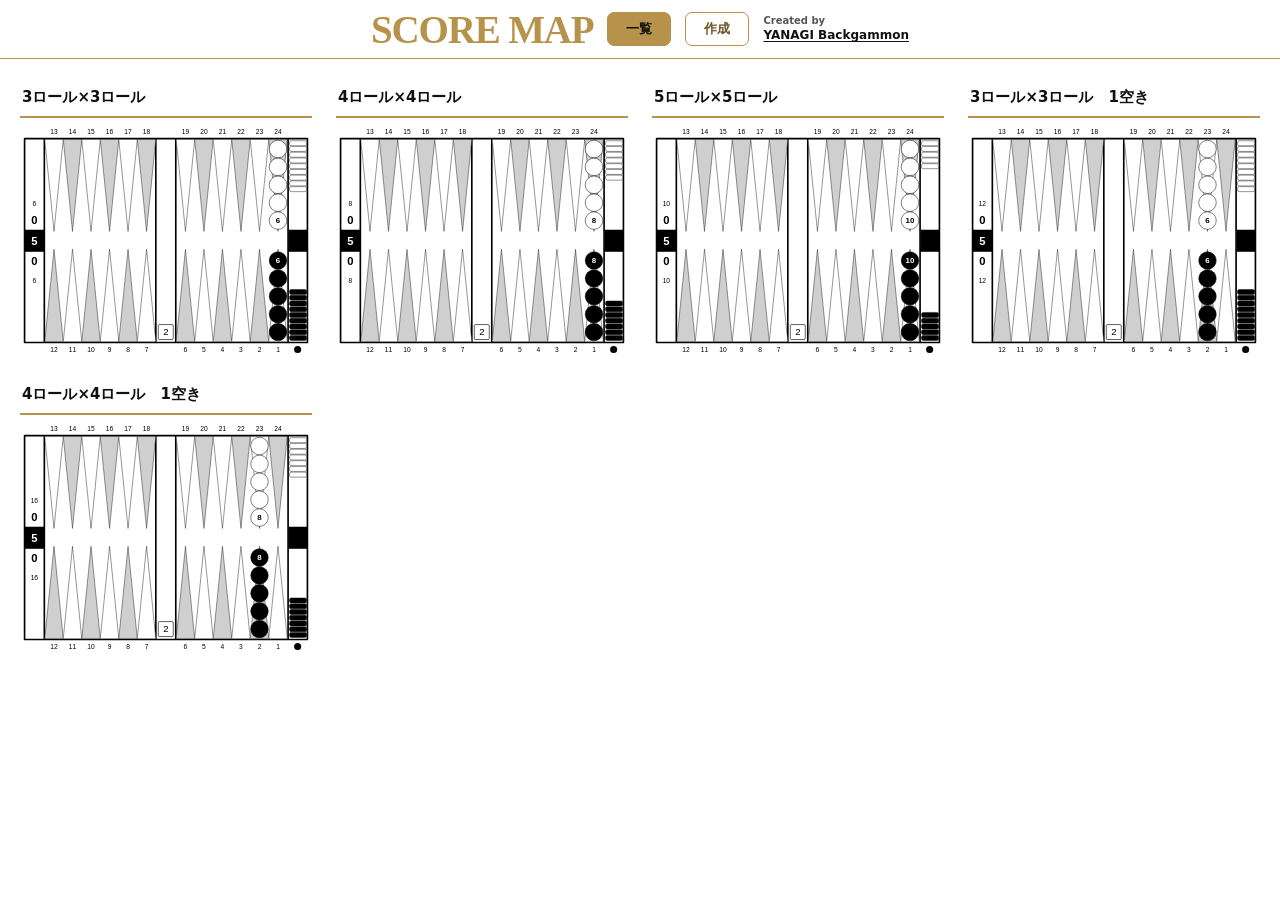
<file: index.html>
<!doctype html>
<html lang="ja">
<head>
  <meta charset="utf-8">
  <meta name="viewport" content="width=device-width,initial-scale=1,viewport-fit=cover">
  <meta name="theme-color" content="#ffffff">
  <title>Score Map | YANAGI Backgammon</title>
  <link rel="stylesheet" href="styles.css?v=30">
</head>
<body>
  <header class="page-header">
    <div class="header-inner">
      <div class="title-group">
        <h1>SCORE MAP</h1>
        <a class="page-switch is-active" href="index.html" aria-current="page">一覧</a>
        <a class="page-switch" href="import.html">作成</a>
        <div class="creator">
          <span>Created by</span>
          <a href="https://yanagibackgammon.github.io/" target="_blank" rel="noopener noreferrer">YANAGI Backgammon</a>
        </div>
      </div>
    </div>
  </header>

  <main class="list-main">
    <div id="position-list" class="position-list" aria-live="polite"></div>
    <p id="position-list-status" class="position-list-status">読み込み中...</p>
  </main>

  <script src="board.js?v=31"></script>
  <script src="list.js?v=29"></script>
</body>
</html>
</file>
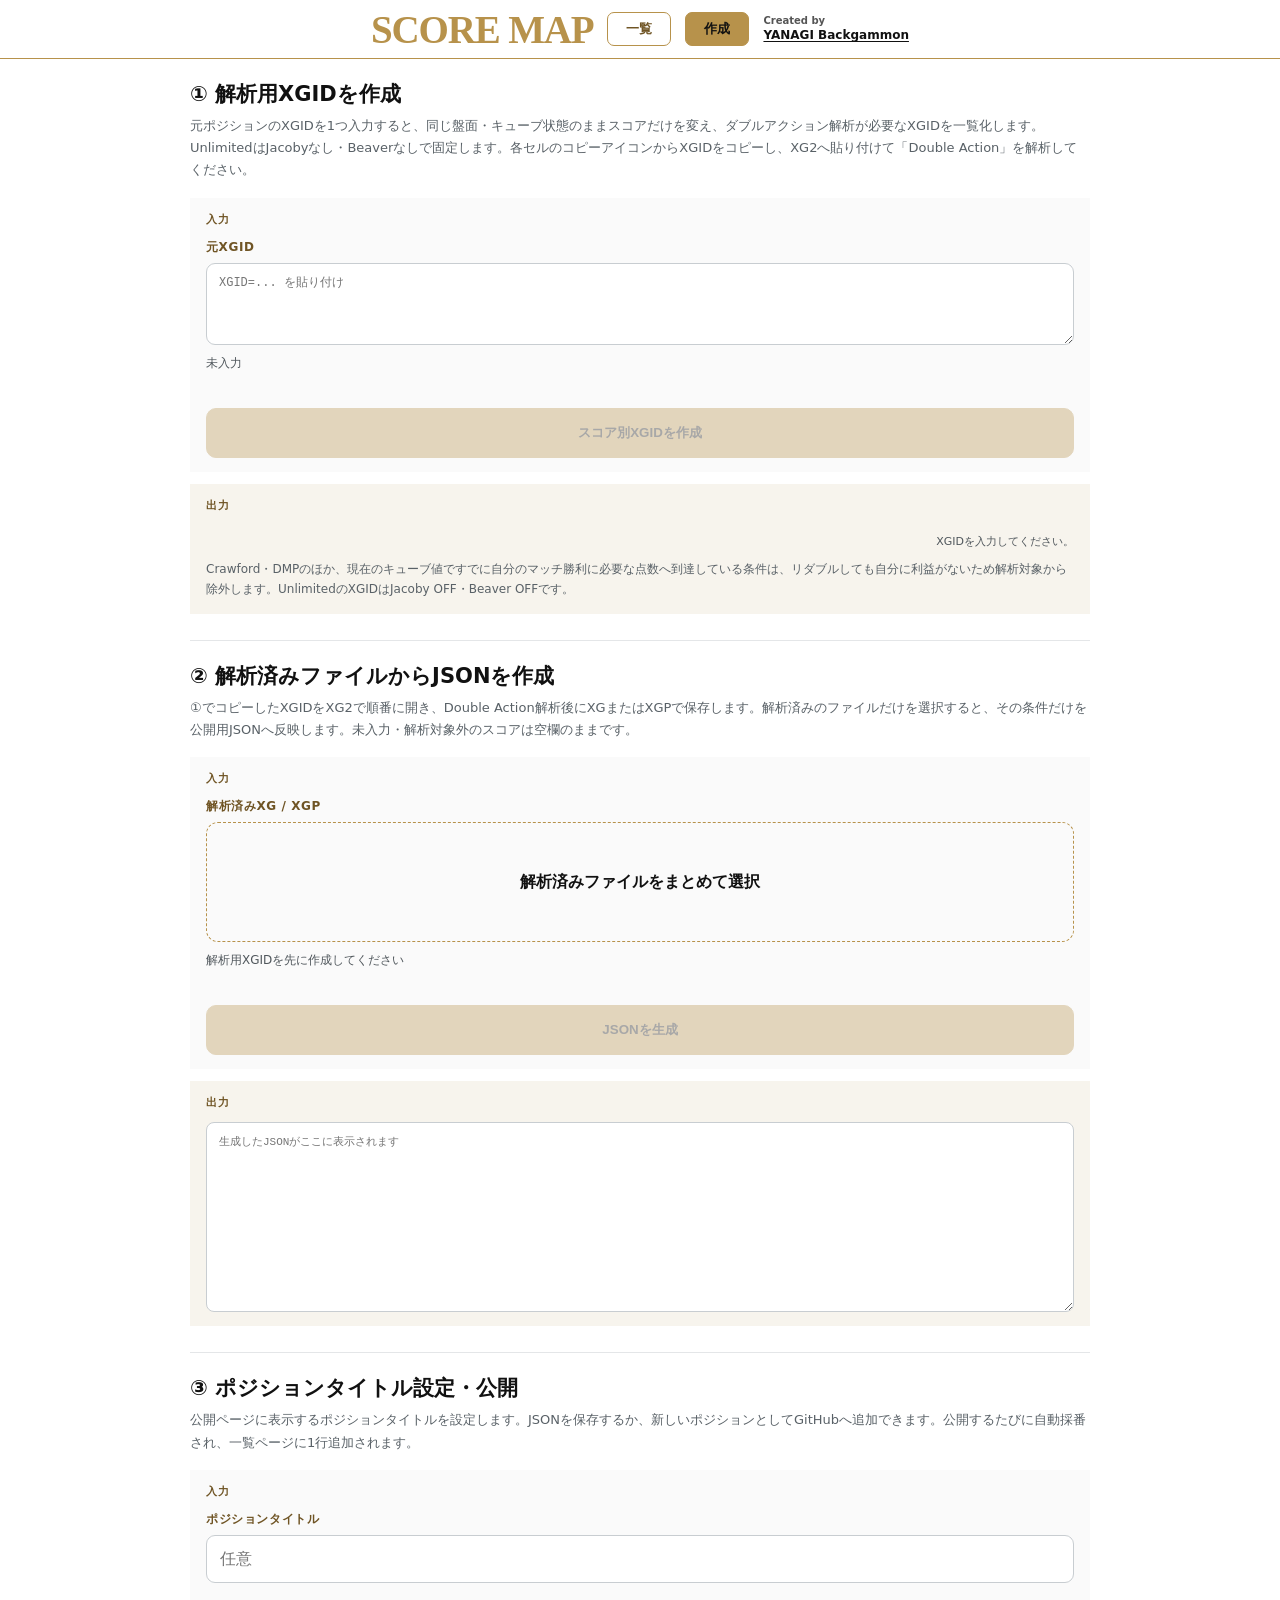
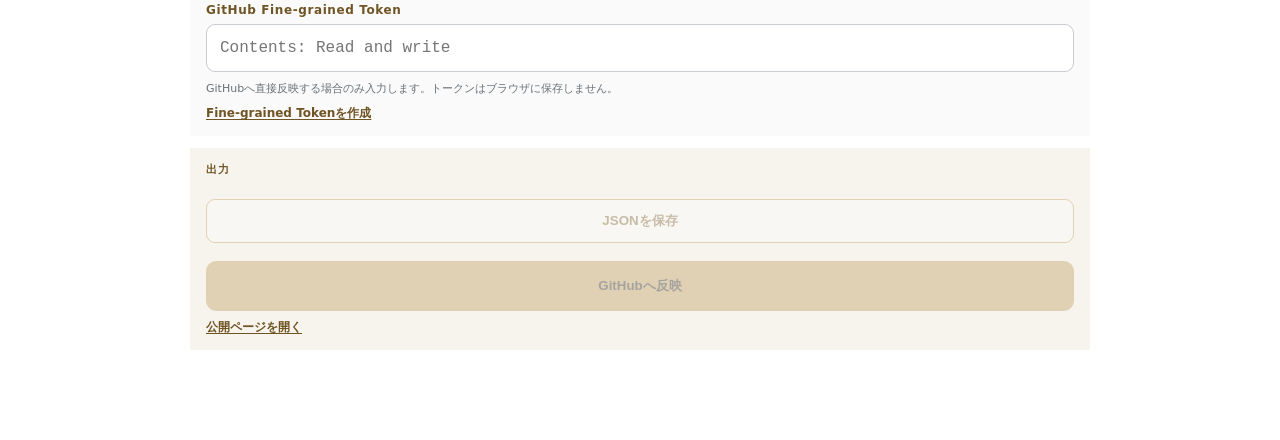
<file: import.html>
<!doctype html>
<html lang="ja">
<head>
  <meta charset="utf-8">
  <meta name="viewport" content="width=device-width,initial-scale=1,viewport-fit=cover">
  <meta name="theme-color" content="#ffffff">
  <title>Score Map | YANAGI Backgammon</title>
  <link rel="stylesheet" href="styles.css?v=27">
</head>
<body>
  <header class="page-header">
    <div class="header-inner">
      <div class="title-group">
        <h1>SCORE MAP</h1>
        <a class="page-switch" href="index.html">一覧</a>
        <a class="page-switch is-active" href="import.html" aria-current="page">作成</a>
        <div class="creator">
          <span>Created by</span>
          <a href="https://yanagibackgammon.github.io/" target="_blank" rel="noopener noreferrer">YANAGI Backgammon</a>
        </div>
      </div>
    </div>
  </header>

  <main class="import-main workflow-main">
    <section class="workflow-step">
      <h2 class="step-title">① 解析用XGIDを作成</h2>
      <p class="step-description">元ポジションのXGIDを1つ入力すると、同じ盤面・キューブ状態のままスコアだけを変え、ダブルアクション解析が必要なXGIDを一覧化します。UnlimitedはJacobyなし・Beaverなしで固定します。各セルのコピーアイコンからXGIDをコピーし、XG2へ貼り付けて「Double Action」を解析してください。</p>
      <div class="io-area">
        <div class="io-heading">入力</div>
        <label class="field-label" for="xgid-input">元XGID</label>
        <textarea id="xgid-input" class="xgid-input" rows="3" spellcheck="false" placeholder="XGID=... を貼り付け"></textarea>
        <div id="xgid-info" class="file-info">未入力</div>
        <button id="xgid-generate-button" class="primary-button" type="button" disabled>スコア別XGIDを作成</button>
        <p class="import-status" id="xgid-status" hidden></p>
      </div>
      <div class="io-area io-output">
        <div class="io-heading">出力</div>
        <div class="xgid-map-wrap">
          <table id="xgid-score-table" class="xgid-score-table" aria-label="Score Map XGID copy table"></table>
        </div>
        <div class="xgid-map-summary" id="xgid-map-summary">XGIDを入力してください。</div>
        <p class="output-note">Crawford・DMPのほか、現在のキューブ値ですでに自分のマッチ勝利に必要な点数へ到達している条件は、リダブルしても自分に利益がないため解析対象から除外します。UnlimitedのXGIDはJacoby OFF・Beaver OFFです。</p>
      </div>
    </section>

    <section class="workflow-step">
      <h2 class="step-title">② 解析済みファイルからJSONを作成</h2>
      <p class="step-description">①でコピーしたXGIDをXG2で順番に開き、Double Action解析後にXGまたはXGPで保存します。解析済みのファイルだけを選択すると、その条件だけを公開用JSONへ反映します。未入力・解析対象外のスコアは空欄のままです。</p>
      <div class="io-area">
        <div class="io-heading">入力</div>
        <label class="field-label">解析済みXG / XGP</label>
        <div id="analyzed-zone" class="drop-zone compact-drop" tabindex="0" role="button">
          <strong>解析済みファイルをまとめて選択</strong>
          <input id="analyzed-input" type="file" accept=".xg,.xgp" multiple hidden>
        </div>
        <div id="analyzed-info" class="file-info">解析用XGIDを先に作成してください</div>
        <button id="json-button" class="primary-button" type="button" disabled>JSONを生成</button>
        <p class="import-status" id="json-status" hidden></p>
      </div>
      <div class="io-area io-output">
        <div class="io-heading">出力</div>
        <textarea id="json-preview" class="json-preview" readonly placeholder="生成したJSONがここに表示されます"></textarea>
      </div>
    </section>

    <section class="workflow-step">
      <h2 class="step-title">③ ポジションタイトル設定・公開</h2>
      <p class="step-description">公開ページに表示するポジションタイトルを設定します。JSONを保存するか、新しいポジションとしてGitHubへ追加できます。公開するたびに自動採番され、一覧ページに1行追加されます。</p>
      <div class="io-area">
        <div class="io-heading">入力</div>
        <label class="field-label" for="title-input">ポジションタイトル</label>
        <input id="title-input" class="title-input" type="text" placeholder="任意">

        <label class="field-label" for="github-token">GitHub Fine-grained Token</label>
        <input id="github-token" class="title-input token-input" type="password" autocomplete="off" spellcheck="false" placeholder="Contents: Read and write">
        <p class="token-note">GitHubへ直接反映する場合のみ入力します。トークンはブラウザに保存しません。</p>
        <a class="token-link" href="https://github.com/settings/personal-access-tokens/new?name=Score+Map+Publisher&amp;target_name=yanagibackgammon&amp;expires_in=90&amp;contents=write" target="_blank" rel="noopener noreferrer">Fine-grained Tokenを作成</a>
      </div>
      <div class="io-area io-output">
        <div class="io-heading">出力</div>
        <button id="download-json-button" class="secondary-button" type="button" disabled>JSONを保存</button>
        <button id="publish-button" class="primary-button" type="button" disabled>GitHubへ反映</button>
        <p class="import-status" id="publish-status" hidden></p>
        <a id="public-link" class="public-link" href="index.html" hidden>公開ページを開く</a>
      </div>
    </section>
  </main>

  <script src="xg-batch.js?v=27"></script>
  <script src="import.js?v=27"></script>
</body>
</html>
</file>
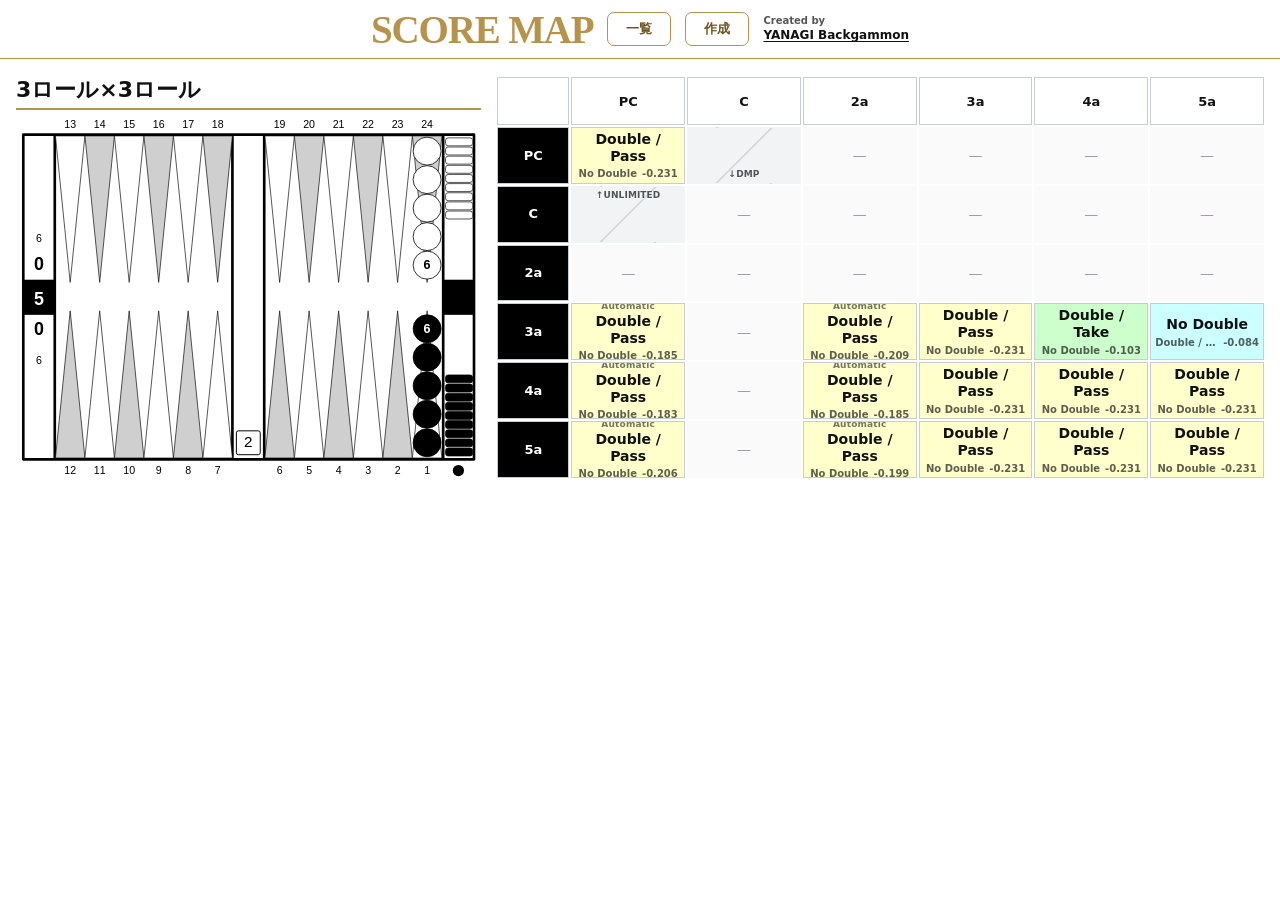
<file: position.html>
<!doctype html>
<html lang="ja">
<head>
  <meta charset="utf-8">
  <meta name="viewport" content="width=device-width,initial-scale=1,viewport-fit=cover">
  <meta name="theme-color" content="#ffffff">
  <title>Score Map | YANAGI Backgammon</title>
  <link rel="stylesheet" href="styles.css?v=25">
</head>
<body>
  <header class="page-header">
    <div class="header-inner">
      <div class="title-group">
        <h1>SCORE MAP</h1>
        <a class="page-switch" href="index.html">一覧</a>
        <a class="page-switch" href="import.html">作成</a>
        <div class="creator">
          <span>Created by</span>
          <a href="https://yanagibackgammon.github.io/" target="_blank" rel="noopener noreferrer">YANAGI Backgammon</a>
        </div>
      </div>
    </div>
  </header>

  <main>
    <div class="content-grid">
      <section class="position-card">
        <div id="position-title" class="position-title" hidden></div>
        <div id="board" class="board-wrap" aria-label="Backgammon position"></div>
      </section>

      <section class="map-card">
        <div class="table-scroll">
          <table id="score-table" class="score-table" aria-label="Match score map"></table>
        </div>
      </section>
    </div>
  </main>

  <script src="board.js?v=31"></script>
  <script src="app.js?v=24"></script>
</body>
</html>
</file>
<file: styles.css>
:root {
  --theme:#B7924B;
  --active:#6F5424;
  --black:#000;
  --white:#fff;
  --gray:#d9d9d9;
  --line:#c8cdd1;
  --muted:#6f777d;
  --surface:#fff;
  --soft:#f6f7f8;
}
*{box-sizing:border-box}
html{background:var(--white);-webkit-text-size-adjust:100%}
body{margin:0;min-height:100vh;color:#111;background:var(--white);font-family:Inter,"Noto Sans JP","Yu Gothic",Meiryo,system-ui,sans-serif}
.page-header{position:sticky;top:0;z-index:20;min-height:58px;padding:8px 0;display:flex;align-items:center;justify-content:center;background:#fff;border-bottom:1px solid var(--theme)}
.header-inner{position:relative;width:min(1580px,calc(100% - 32px));min-height:42px;display:flex;align-items:center;justify-content:center}
.title-group{display:inline-flex;align-items:center;gap:14px;white-space:nowrap}
h1{margin:0;color:var(--theme);font-family:Georgia,"Times New Roman",serif;font-size:39px;line-height:1;letter-spacing:-.03em}
.creator{display:flex;flex-direction:column;align-items:flex-start;justify-content:center;line-height:1.1;color:#555;font-size:10px;font-weight:600}
.creator a{margin-top:3px;color:#111;font-size:12px;font-weight:700;text-decoration:underline;text-underline-offset:2px}
.page-switch{display:inline-flex;align-items:center;justify-content:center;min-width:64px;height:34px;padding:0 14px;border:1px solid var(--theme);border-radius:7px;background:#fff;color:var(--active);font-size:13px;font-weight:800;text-decoration:none}
.page-switch:hover{background:#fbf7ef}
.page-switch.is-active,.page-switch[aria-current="page"]{background:var(--theme);color:#111;border-color:var(--theme)}
.page-switch.is-active:hover,.page-switch[aria-current="page"]:hover{background:var(--theme)}
main{width:min(1580px,calc(100% - 32px));margin:0 auto;padding:18px 0 48px}
.content-grid{display:grid;grid-template-columns:minmax(360px,.88fr) minmax(720px,1.45fr);gap:16px;align-items:start}
.position-card,.map-card{min-width:0;background:#fff}
.position-card{display:flex;flex-direction:column;margin:0;overflow:hidden}
.position-title{flex:0 0 auto;margin:0 0 6px;padding:0 0 5px;border-bottom:2px solid var(--theme);font-size:22px;font-weight:800;line-height:1.18;color:#111;overflow-wrap:anywhere}
.position-title[hidden]{display:none}
.board-wrap{flex:0 0 auto;min-height:0;padding:0;display:flex;align-items:flex-start;justify-content:center;background:#fff;line-height:0}
.board-wrap svg{display:block;width:100%;height:auto;max-width:760px;background:#fff}
.map-card{display:block;min-width:0;overflow:hidden}
.table-scroll{width:100%;height:100%;overflow-x:auto;padding:0;background:#fff}
.score-table{width:100%;min-width:760px;height:100%;display:grid;grid-template-columns:72px repeat(6,minmax(0,1fr));grid-template-rows:48px repeat(6,minmax(0,1fr));gap:2px;border:0;border-collapse:separate;border-spacing:0;table-layout:fixed}
.score-table thead,.score-table tbody,.score-table tr{display:contents}
.score-table th,.score-table td{min-width:0;min-height:0;border:1px solid #c8cdd1;text-align:center;vertical-align:middle;padding:4px;display:flex;align-items:center;justify-content:center;overflow:hidden}
.score-table thead th{font-size:13px;font-weight:800}
.score-table th.corner{background:#fff;color:#111}
.score-table th.white-axis{background:#fff;color:#111;font-size:13px;font-weight:800}
.score-table th.black-axis{background:#000;color:#fff;font-size:13px;font-weight:800;line-height:1.05}

.axis-label{display:block}
.axis-label-mobile{display:none}
.score-cell{position:relative;background:#fafafa;color:#111;font-size:14px;font-weight:700;transition:background .15s ease}
.score-cell .move{display:block;line-height:1.2;overflow-wrap:anywhere}
.score-cell.empty .move{color:#9aa0a5;font-weight:500}
.score-cell.invalid{background:#f2f3f4;color:#a4a9ad;background-image:linear-gradient(135deg,transparent 49%,#c7ccd0 50%,transparent 51%)}
.score-cell.invalid .invalid-label{position:absolute;left:3px;right:3px;z-index:1;color:#4c5358;font-size:9px;font-weight:900;line-height:1;letter-spacing:.01em;white-space:nowrap;text-shadow:0 1px 0 #fff}
.score-cell.invalid .invalid-label.top{top:4px}
.score-cell.invalid .invalid-label.bottom{bottom:4px}
.score-cell[data-move]{cursor:default}
.legend{display:flex;flex-wrap:wrap;gap:8px 14px;padding:10px 0 0}
.legend:empty{display:none}
.legend-item{display:inline-flex;align-items:center;gap:6px;font-size:12px;color:#444b50}
.legend-swatch{width:14px;height:14px;border:1px solid rgba(0,0,0,.2);border-radius:3px}
.import-main{width:min(900px,calc(100% - 24px));display:block}
.import-card{padding:18px 0;background:#fff}
.field-label{display:block;margin:0 0 7px;color:var(--active);font-size:12px;font-weight:800;letter-spacing:.05em}
.title-input{width:100%;height:48px;margin-bottom:20px;padding:0 13px;border:1px solid var(--line);border-radius:9px;background:#fff;color:#111;font:inherit;outline:none}
.title-input:focus{border-color:var(--theme);box-shadow:0 0 0 2px rgba(183,146,75,.12)}
.drop-zone{min-height:180px;border:1px dashed var(--theme);border-radius:12px;display:flex;flex-direction:column;align-items:center;justify-content:center;gap:8px;padding:24px;text-align:center;cursor:pointer;background:#fafafa}
.drop-zone.is-dragging{background:#f6f0e5;border-style:solid}
.drop-zone span{color:#70787e;font-size:12px}
.file-info{margin:10px 0 18px;color:#50575c;font-size:12px}
.primary-button{width:100%;height:50px;margin-top:18px;border:1px solid var(--theme);border-radius:10px;background:var(--theme);color:#111;font-weight:900;cursor:pointer}
.primary-button:disabled{opacity:.35;cursor:not-allowed}
.import-status{margin:12px 0 0;color:#70787e;font-size:12px;text-align:center}
@media(min-width:1101px){
  .position-card{height:auto}
  .map-card{height:auto}
  .board-wrap svg{max-height:none;object-fit:contain}
}
@media(max-width:1100px){
  main{width:min(980px,calc(100% - 24px))}
  .content-grid{display:block}
  .position-card{margin-bottom:14px}
  .position-title{margin-bottom:5px}
  .board-wrap svg{width:min(100%,780px)}
  .score-table{height:auto;grid-template-rows:48px repeat(6,76px)}
}

@media(max-width:900px){
  .table-scroll{padding:0 8px;overflow-x:hidden}
  .score-table{width:100%;min-width:0;grid-template-columns:36px repeat(6,minmax(0,1fr));gap:1px}
  .score-table th,.score-table td{min-width:0}
  .axis-label-desktop{display:none}
  .axis-label-mobile{display:block}
}
@media(max-width:720px){
  .header-inner{width:calc(100% - 16px)}
  .page-switch{min-width:52px;height:30px;padding:0 10px;font-size:12px}
  h1{font-size:31px}
  .title-group{gap:10px}
  .creator{font-size:9px}.creator a{font-size:11px}
  main{width:100%;padding-top:10px}
  .position-card{padding:0 8px}
  .position-title{margin-bottom:6px;padding-bottom:5px;font-size:19px}
  .board-wrap{padding:0}
  .table-scroll{padding:0 8px;overflow-x:hidden}
  .score-table{width:100%;min-width:0;grid-template-columns:36px repeat(6,minmax(0,1fr));grid-template-rows:40px repeat(6,60px);gap:1px}
  .score-table th,.score-table td{padding:2px;min-width:0}
  .score-table thead th,.score-table th.white-axis,.score-table th.black-axis{font-size:11px;line-height:1}
  .score-cell{font-size:11px}
  .score-cell .move{font-size:11px;line-height:1.1;overflow-wrap:anywhere;word-break:break-word}
  .axis-label-desktop{display:none}
  .axis-label-mobile{display:block}
  .score-cell.invalid .invalid-label{font-size:7px;letter-spacing:-.02em}
  .legend{padding:10px 8px 0}
  .import-main{width:calc(100% - 16px)}.import-card{padding:12px 0}
}

.workflow-main{padding-bottom:64px}
.workflow-step{padding:22px 0 26px;border-bottom:1px solid #e4e6e8}
.workflow-step:first-child{padding-top:4px}
.workflow-step:last-child{border-bottom:0}
.step-title{margin:0 0 7px;color:#111;font-size:21px;line-height:1.3;font-weight:900}
.step-description{margin:0 0 16px;color:#596167;font-size:13px;line-height:1.7}
.io-area{margin-top:12px;padding:14px 16px;background:#fafafa}
.io-output{background:#f7f4ed}
.io-heading{margin:0 0 12px;color:var(--active);font-size:11px;font-weight:900;letter-spacing:.12em}
.compact-drop{min-height:120px}
.json-preview{display:block;width:100%;height:190px;resize:vertical;padding:11px 12px;border:1px solid var(--line);border-radius:8px;background:#fff;color:#222;font:11px/1.55 Consolas,"SFMono-Regular",monospace;outline:none}
.secondary-button{width:100%;height:44px;margin-top:10px;border:1px solid var(--theme);border-radius:9px;background:#fff;color:var(--active);font-weight:900;cursor:pointer}
.secondary-button:disabled{opacity:.35;cursor:not-allowed}
.token-input{margin-bottom:8px;font-family:Consolas,"SFMono-Regular",monospace}
.token-note{margin:0;color:#687076;font-size:11px;line-height:1.6}
.token-link,.public-link{display:inline-block;margin-top:8px;color:var(--active);font-size:12px;font-weight:800;text-underline-offset:2px}
.import-status.is-error{color:#a12622!important}
.workflow-step code{font-family:Consolas,"SFMono-Regular",monospace;font-size:.94em}
@media(max-width:720px){
  .workflow-step{padding:18px 8px 22px}
  .workflow-step:first-child{padding-top:2px}
  .step-title{font-size:18px}
  .step-description{font-size:12px}
  .io-area{padding:12px}
  .drop-zone{min-height:130px;padding:18px}
  .compact-drop{min-height:105px}
  .json-preview{height:160px}
}
.input-or{margin:14px 0;color:#8a9095;font-size:11px;font-weight:800;text-align:center;letter-spacing:.08em}
.xgid-input{display:block;width:100%;min-height:82px;resize:vertical;padding:10px 12px;border:1px solid var(--line);border-radius:9px;background:#fff;color:#111;font:12px/1.5 Consolas,"SFMono-Regular",monospace;outline:none}
.xgid-input:focus{border-color:var(--theme);box-shadow:0 0 0 2px rgba(183,146,75,.12)}
.output-note{margin:10px 0 0;color:#596167;font-size:12px;line-height:1.65}

/* v19: compact score-by-score XGID copy map */
.xgid-map-wrap{width:100%;overflow:hidden;background:#fff}
.xgid-score-table{width:100%;border-collapse:separate;border-spacing:1px;table-layout:fixed;background:#fff}
.xgid-score-table th,.xgid-score-table td{height:44px;padding:0;border:1px solid #c8cdd1;text-align:center;vertical-align:middle}
.xgid-score-table .xgid-corner{width:42px;background:#fff}
.xgid-score-table .xgid-white-axis{background:#fff;color:#111;font-size:11px;font-weight:900}
.xgid-score-table .xgid-black-axis{width:42px;background:#000;color:#fff;font-size:11px;font-weight:900}
.xgid-cell{position:relative;background:#fafafa}
.xgid-cell.invalid{background:#f2f3f4;background-image:linear-gradient(135deg,transparent 49%,#c7ccd0 50%,transparent 51%)}
.xgid-cell.excluded{background:#f5f6f7;color:#a5abb0;font-size:15px;font-weight:700}
.xgid-copy{width:100%;height:100%;display:flex;align-items:center;justify-content:center;border:0;background:transparent;color:var(--active);cursor:pointer}
.xgid-copy:hover{background:#f6f0e5}
.xgid-copy:focus-visible{outline:2px solid var(--theme);outline-offset:-3px}
.xgid-copy svg{width:18px;height:18px;fill:none;stroke:currentColor;stroke-width:1.8;stroke-linecap:round;stroke-linejoin:round}
.xgid-cell.is-copied{background:var(--theme)}
.xgid-cell.is-copied .xgid-copy,.xgid-copy.copied{background:var(--theme);color:#111}
.xgid-cell.is-copied .xgid-copy:hover{background:var(--theme)}
.xgid-map-summary{margin-top:9px;color:#50575c;font-size:11px;line-height:1.5;text-align:right}
@media(max-width:720px){
  .xgid-score-table th,.xgid-score-table td{height:38px}
  .xgid-score-table .xgid-corner,.xgid-score-table .xgid-black-axis{width:34px}
  .xgid-score-table .xgid-white-axis,.xgid-score-table .xgid-black-axis{font-size:10px}
  .xgid-copy svg{width:16px;height:16px}
  .xgid-map-summary{text-align:left}
}

/* v20: cells without a record/input have no outer border */
.score-cell.empty,
.score-cell.invalid,
.xgid-cell.excluded,
.xgid-cell.invalid{
  border-color:transparent;
}

/* v23: best action + compact error/blunder alternative */
.score-cell{flex-direction:column;gap:4px}
.score-cell .move{flex:0 0 auto}
.score-cell .error-line{display:flex;align-items:baseline;justify-content:center;gap:5px;max-width:100%;color:rgba(17,17,17,.68);font-size:10px;font-weight:600;line-height:1.15;white-space:nowrap}
.score-cell .error-action{overflow:hidden;text-overflow:ellipsis}
.score-cell .error-value{flex:0 0 auto;font-variant-numeric:tabular-nums}
@media(max-width:720px){
  .score-cell{gap:3px}
  .score-cell .error-line{gap:3px;font-size:8px;line-height:1.05}
}

/* v24: automatic cube label */
.score-cell .automatic-label{display:block;flex:0 0 auto;margin-bottom:-1px;color:rgba(17,17,17,.58);font-size:9px;font-weight:800;line-height:1;letter-spacing:.02em}
.score-cell.automatic{gap:3px}
@media(max-width:720px){
  .score-cell .automatic-label{font-size:7px;line-height:1}
  .score-cell.automatic{gap:2px}
}

/* v24: root position list */
.list-main{width:min(1240px,calc(100% - 32px));padding-top:28px;padding-bottom:44px}
.position-list{display:grid;grid-template-columns:repeat(4,minmax(0,1fr));gap:30px 24px}
.position-list-card{min-width:0;display:block;color:#111;text-decoration:none;background:#fff}
.position-list-caption{margin:0 0 9px;padding:0 2px 8px;border-bottom:2px solid var(--theme);font-size:15px;font-weight:800;line-height:1.4;overflow-wrap:anywhere}
.position-list-board{width:100%;overflow:hidden;background:#fff;line-height:0}
.position-list-board svg{display:block;width:100%;height:auto;background:#fff}
.position-list-board-missing{min-height:120px;display:flex;align-items:center;justify-content:center;border:1px solid #e5e7eb;color:#8b9195;font-size:12px;line-height:1.5}
.position-list-card:hover .position-list-caption{color:var(--active)}
.position-list-status{margin:18px 0 0;color:#737b80;font-size:12px;text-align:center}
@media(max-width:720px){
  .title-group{gap:6px}
  h1{font-size:29px}
  .page-switch{min-width:44px;height:29px;padding:0 7px;font-size:11px}
  .creator{font-size:8px}.creator a{font-size:10px}
  .list-main{width:calc(100% - 16px);padding-top:18px;padding-bottom:32px}
  .position-list-caption{margin-bottom:7px;padding-bottom:6px;font-size:13px}
}

@media (max-width:760px){
  .position-list{grid-template-columns:repeat(2,minmax(0,1fr));gap:20px 12px}
}
</file>
